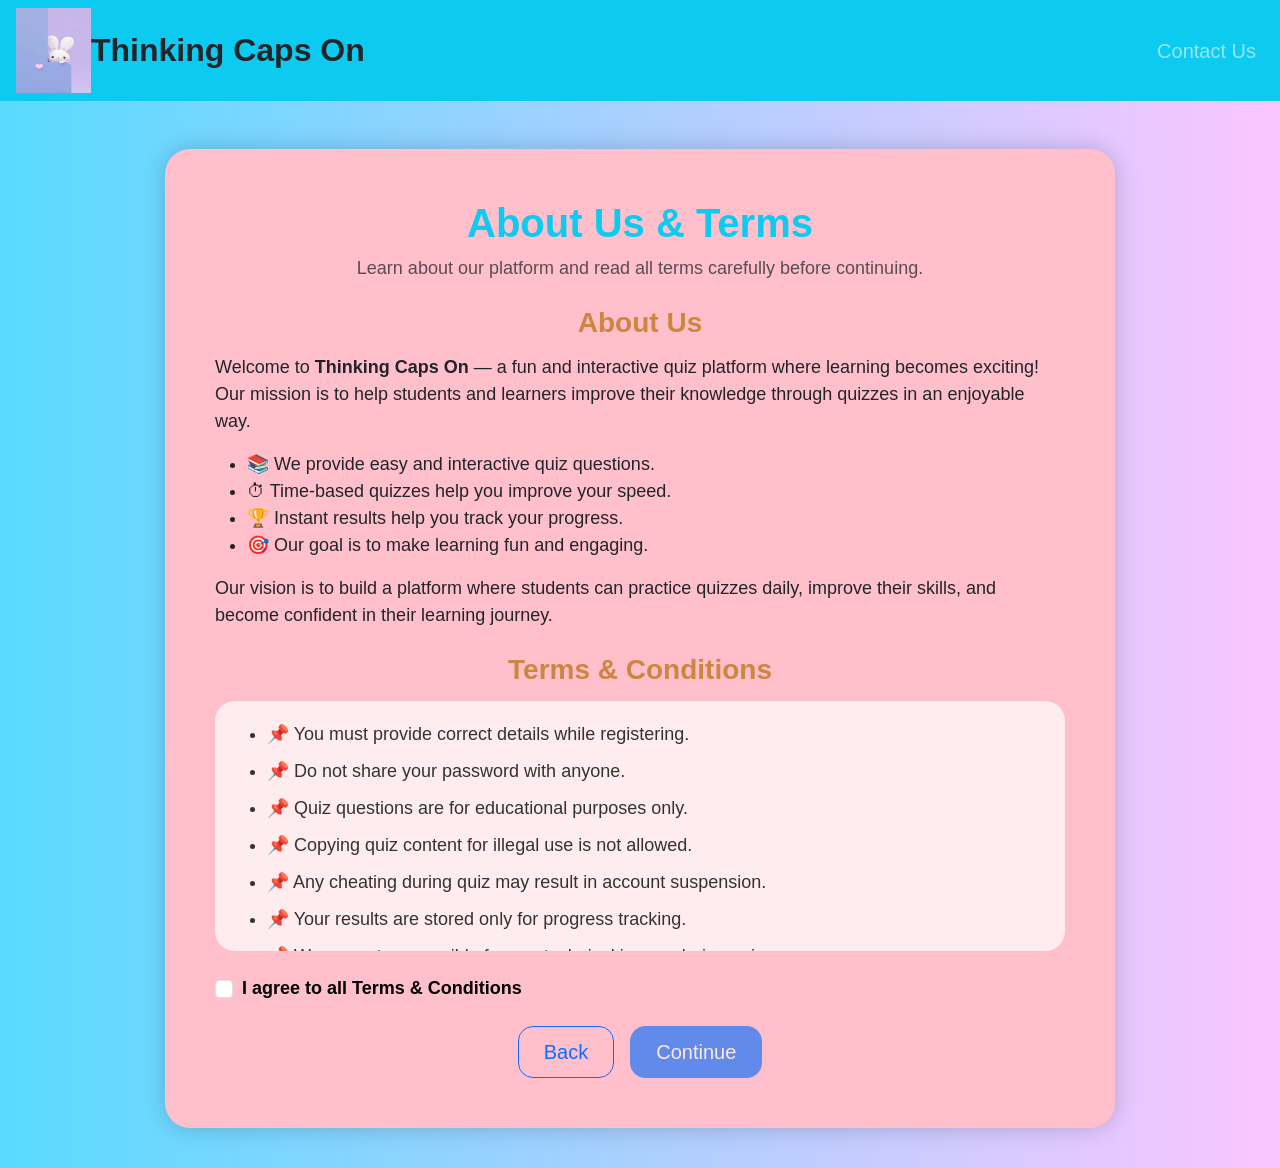
<file: about.html>
<!DOCTYPE html>
<html lang="en">
<head>
<meta charset="UTF-8">
<title>About Us,Terms & Conditions</title>

<link href="https://cdn.jsdelivr.net/npm/bootstrap@5.3.2/dist/css/bootstrap.min.css" rel="stylesheet">

<style>
    body {
        background: linear-gradient(to right, #00c6ff, #f8a6ff);
        background-size: cover;
        background-repeat: no-repeat;
        min-height: 100vh;
        font-family: Arial, sans-serif;
    }

    .overlay {
        background: rgba(255, 255, 255, 0.35);
        min-height: 100vh;
        padding-bottom: 40px;
    }

    .main-box {
        background: pink;
        border-radius: 25px;
        padding: 50px;
        animation: fadeUp 1.2s ease;
        box-shadow: 0 0 25px rgba(0, 0, 0, 0.2);
    }

    .main-box h2 {
        font-weight: bold;
        color: #0dcaf0;
        text-align: center;
        font-size: 40px;
    }

    .content-box {
        background: rgba(255, 255, 255, 0.7);
        border-radius: 20px;
        padding: 20px;
        max-height: 250px;
        overflow-y: auto;
        font-size: 18px;
        color: #333;
    }

    .content-box ul li {
        margin-bottom: 10px;
    }

    .section-title {
        font-size: 28px;
        font-weight: bold;
        color: peru;
        text-align: center;
        margin-top: 20px;
        margin-bottom: 10px;
    }

    .check-box {
        font-size: 18px;
        font-weight: bold;
        margin-top: 20px;
        color: #000;
    }

    .action-btn {
        font-size: 20px;
        padding: 10px 25px;
        border-radius: 15px;
        transition: 0.3s;
    }

    .action-btn:hover {
        transform: translateY(-3px);
        box-shadow: 0 8px 20px rgba(10, 94, 239, 0.3);
    }

    @keyframes fadeUp {
        from {
            opacity: 0;
            transform: translateY(30px);
        }
        to {
            opacity: 1;
            transform: translateY(0);
        }
    }
</style>
</head>

<body>

<div class="overlay">
    <nav class="navbar navbar-expand-lg navbar-dark bg-info px-3">
        <img src="images/logo1.jpg" style="width: 75px;" height="85px">
        <h2 class="navbar-nav fw-bold" style="font-family:'Gill Sans', 'Gill Sans MT', Calibri, 'Trebuchet MS', sans-serif;">
            Thinking Caps On
        </h2>

        <div class="collapse navbar-collapse">
            <ul class="navbar-nav ms-auto">
                <li class="nav-item"><a class="nav-link" href="contact.html" style="font-size: 20px;">Contact Us</a></li>
            </ul>
        </div>
    </nav>

    <div class="container d-flex justify-content-center align-items-center mt-5">
        <div class="main-box w-100" style="max-width: 950px;">

            <h2>About Us & Terms</h2>
            <p class="text-muted text-center" style="font-size: 18px;">
                Learn about our platform and read all terms carefully before continuing.
            </p>

            <div class="section-title">About Us</div>
            <div style="font-size: 18px;">
                <p>
                    Welcome to <b>Thinking Caps On</b> — a fun and interactive quiz platform where learning becomes exciting!
                    Our mission is to help students and learners improve their knowledge through quizzes in an enjoyable way.
                </p>

                <ul>
                    <li>📚 We provide easy and interactive quiz questions.</li>
                    <li>⏱ Time-based quizzes help you improve your speed.</li>
                    <li>🏆 Instant results help you track your progress.</li>
                    <li>🎯 Our goal is to make learning fun and engaging.</li>
                </ul>

                <p>
                    Our vision is to build a platform where students can practice quizzes daily,
                    improve their skills, and become confident in their learning journey.
                </p>
            </div>

            <div class="section-title">Terms & Conditions</div>
            <div class="content-box">
                <ul>
                    <li>📌 You must provide correct details while registering.</li>
                    <li>📌 Do not share your password with anyone.</li>
                    <li>📌 Quiz questions are for educational purposes only.</li>
                    <li>📌 Copying quiz content for illegal use is not allowed.</li>
                    <li>📌 Any cheating during quiz may result in account suspension.</li>
                    <li>📌 Your results are stored only for progress tracking.</li>
                    <li>📌 We are not responsible for any technical issues during quiz.</li>
                    <li>📌 Website content can be updated anytime without notice.</li>
                    <li>📌 Users must respect other users and maintain discipline.</li>
                    <li>📌 By using this website, you agree to all rules and policies.</li>
                </ul>
            </div>

            <div class="form-check check-box mt-4">
                <input class="form-check-input" type="checkbox" id="agreeCheck" onclick="enableBtn()">
                <label class="form-check-label" for="agreeCheck">
                    I agree to all Terms & Conditions
                </label>
            </div>

            <div class="d-flex justify-content-center gap-3 mt-4">
                <a href="index.html" class="btn btn-outline-primary action-btn">Back</a>

                <a href="login.html" id="continueBtn" class="btn btn-primary action-btn disabled">
                    Continue
                </a>
            </div>

        </div>
    </div>

</div>

<script>
function enableBtn() {
    let check = document.getElementById("agreeCheck");
    let btn = document.getElementById("continueBtn");

    if (check.checked) {
        btn.classList.remove("disabled");
    } 
    else {
        btn.classList.add("disabled");
    }
}
</script>

</body>
</html>
</file>
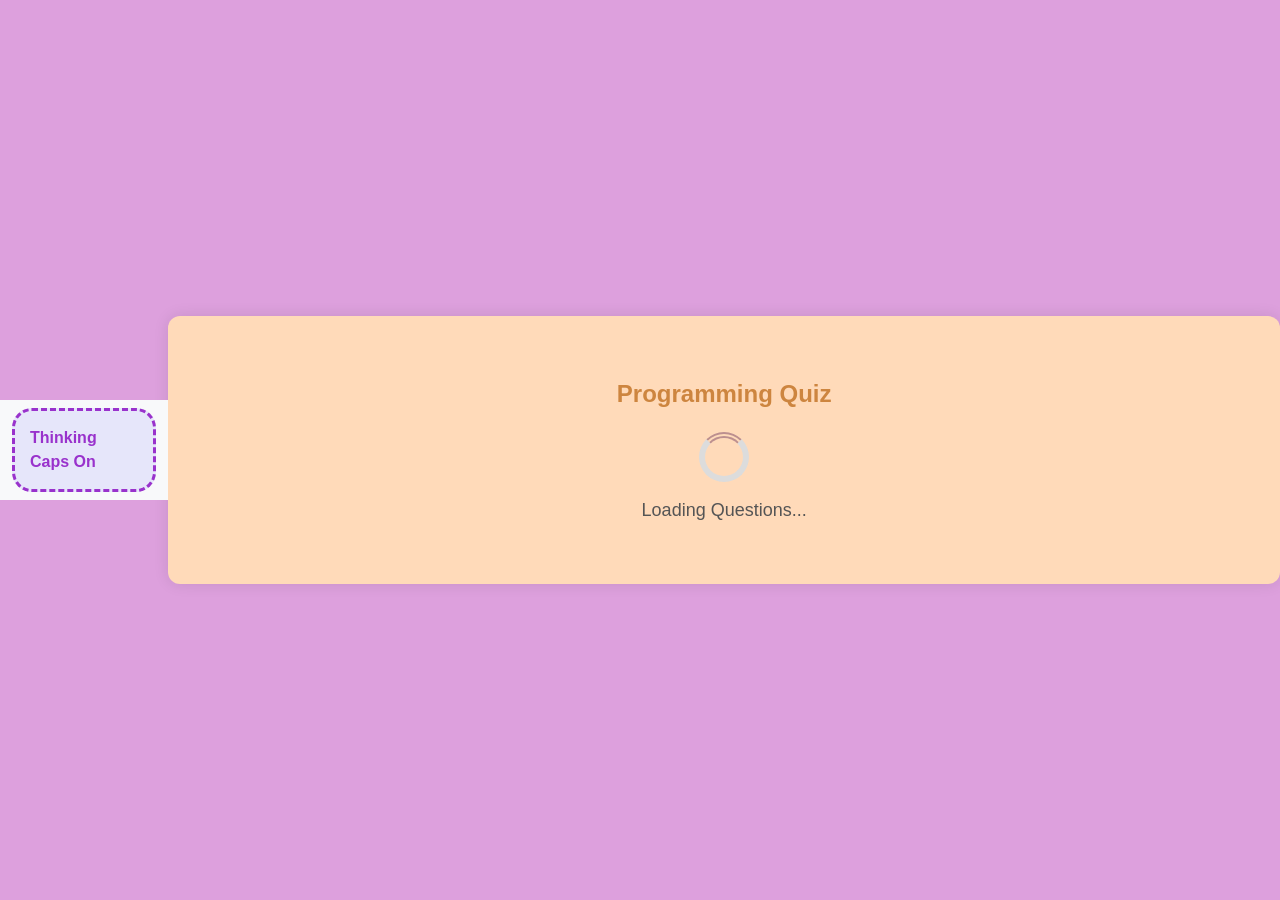
<file: loader.html>
<!DOCTYPE html>
<html lang="en">
<head>
<meta charset="UTF-8">
<title>Quiz Loading...</title>

<link href="https://cdn.jsdelivr.net/npm/bootstrap@5.3.2/dist/css/bootstrap.min.css" rel="stylesheet">

<style>
body {
    margin: 0;
    height: 100vh;
    display: flex;
    justify-content: center;
    align-items: center;
    background: plum;
    font-family: Arial, sans-serif;
}

.loader-card {
    width: 100%;
    background: peachpuff;
    padding: 60px 60px;
    border-radius: 12px;
    box-shadow: 0 0 15px rgba(0,0,0,0.1);
    text-align: center;
}

.quiz-title {
    font-size: 24px;
    font-weight: bold;
    color: peru;
    margin-bottom: 20px;
}


.loader {
    width: 50px;
    height: 50px;
    border: 6px solid gainsboro;
    border-top: 6px double rosybrown;
    border-radius: 50%;
    animation: spin 1s linear infinite;
    margin: auto;
}

@keyframes spin {
    0% { transform: rotate(0deg); }
    100% { transform: rotate(360deg); }
}

.loading-text {
    margin-top: 15px;
    font-size: 18px;
    color: #555;
}
</style>
</head>
<body>
    <header>
        <nav class="navbar navbar-light bg-light">
            <div class="container-fluid">
                <div class="nav-center" style="padding: 15px; font-weight: bold;
            border :dashed;
            border-radius: 20px;
            color: darkorchid;
            background-color: lavender;">Thinking Caps On</div>
            </div> 
        </nav>
    </header>
<div class="loader-card">
    <div class="quiz-title">Programming Quiz</div>
    <div class="loader"></div>
    <div class="loading-text">Loading Questions...</div>
</div>
<script>
    var params = window.location.search;
    var alreadyLoaded = sessionStorage.getItem("quizLoaded_" + params);
 
    if(alreadyLoaded){
        window.location.href = "quizstart.html" + params;
    } else {
        setTimeout(function(){
            window.location.href = "quizstart.html" + params;
        }, 3000);
    }
</script>

</body>
</html>
</file>
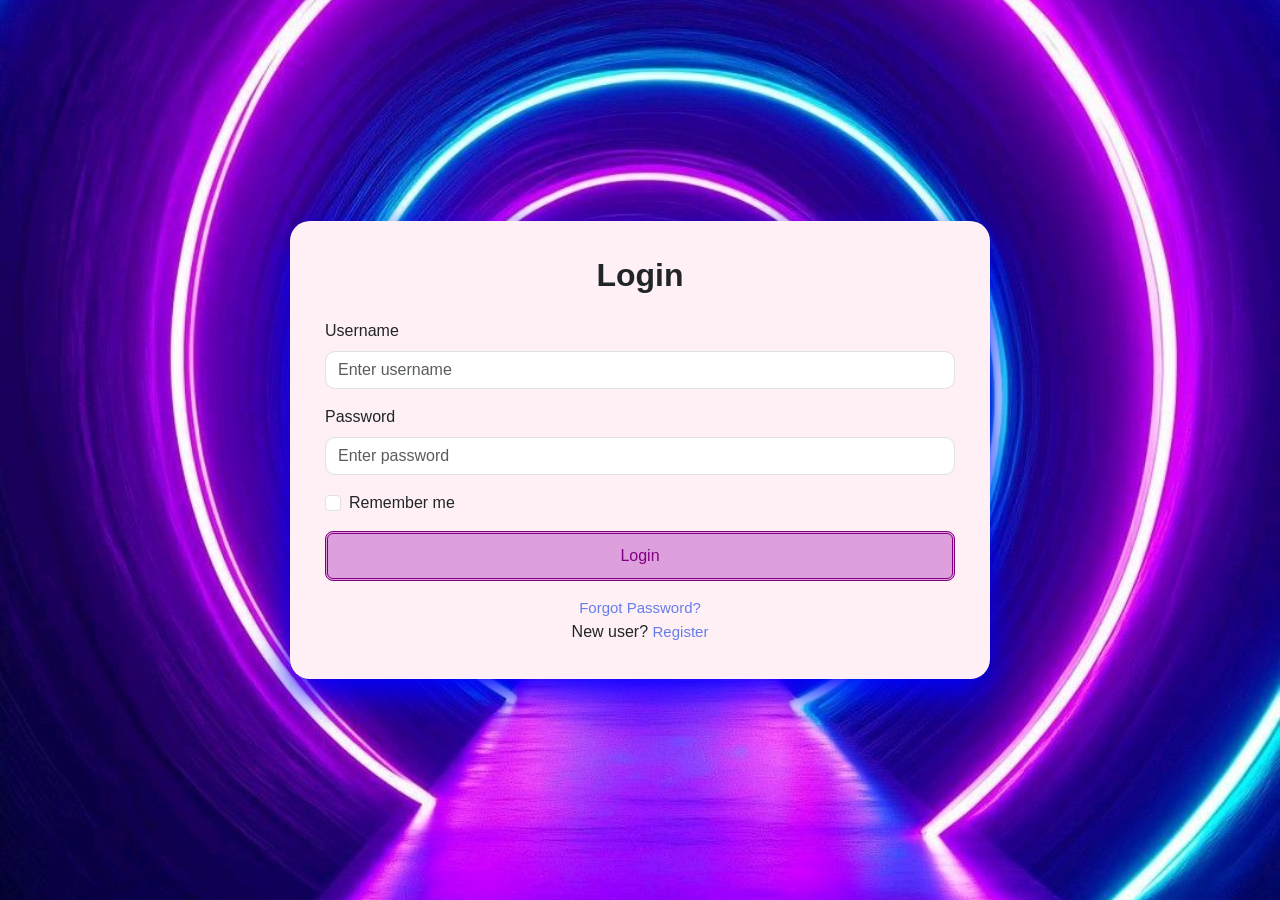
<file: login.html>
<!DOCTYPE html>
<html lang="en">
<head>
    <meta charset="UTF-8">
    <title>Login Form</title>
    <link href="https://cdn.jsdelivr.net/npm/bootstrap@5.3.2/dist/css/bootstrap.min.css" rel="stylesheet">

    <style>
        body {
            height: 100vh;
            background-image: url("images/res4.jpg");
            background-size: cover;
            background-position: center;
            display: flex;
            justify-content: center;
            align-items: center;
            font-family: 'Segoe UI', sans-serif;
        }
        .login-card 
        {
            background: lavenderblush;
            width: 150%;
            max-width: 700px;
            padding: 35px;
            border-radius:20px;
            box-shadow: 0 15px 35px blue;
            animation: zoomIn 3s ease-in-out;
        }

        @keyframes zoomIn {
            from {
                opacity: 0;
                transform: scale(0.5);
            }
            to {
                opacity: 1;
                transform: scale(1);
            }
        }

        .login-card h2 {
            text-align: center;
            margin-bottom: 25px;
            font-weight: 800;
        }

        .form-control {
            border-radius: 10px;
            transition: all 0.3s ease-out;
        }

        .form-control:focus {
            box-shadow: 0 0 8px palevioletred;
            border-color: skyblue;
        }

        .btn-login {
            background: plum;
            color: purple;
            border: double;
            padding: 10px;
            border-radius: 8px;
            transition: 0.3s;
        }

        .btn-login:hover {
            background: pink;
            transform: translateY(-2px);
            box-shadow: 0 8px 15px greenyellow;
        }

        .links {
            text-align: center;
            margin-top: 15px;
        }

        .links a {
            text-decoration: none;
            color: #667eea;
            font-size: 15px;
        }
    </style>
</head>
<body>
    
    <div class="login-card">
        <h2>Login</h2>
        <form onsubmit="return validateLogin()">

            <div class="mb-3">
                <label class="form-label">Username</label>
                <input type="text" id="username" class="form-control" placeholder="Enter username">
            </div>

            <div class="mb-3">
                <label class="form-label">Password</label>
                <input type="password" id="password" class="form-control" placeholder="Enter password">
            </div>

            <div class="mb-3 form-check">
                <input type="checkbox" class="form-check-input">
                <label class="form-check-label">Remember me</label>
            </div>

            <div class="d-grid">
                <input type="submit" class="btn btn-login" value="Login">
            </div>

            <div class="links">
                <a href="#">Forgot Password?</a><br>
                <span>New user? <a href="register.html">Register</a></span>
            </div>

        </form>
    </div>

    <script>
        function validateLogin() {
            let username = document.getElementById("username").value.trim();
            let password = document.getElementById("password").value.trim();

            if(username === "" || password === "") {
                alert("⚠ Please fill all fields!");
                return false;
            }
            else if(password.length < 6) {
                alert("⚠ Password must be at least 6 characters!");
                return false;
            }
            else {
                let successSound = new Audio("audios/sound2.mp3");
                
                successSound.play();
                setTimeout(function(){
                    window.location.href = "home.html";
                }, 2000);

                return false;
            }
        }
    </script>

</body>
</html>
</file>
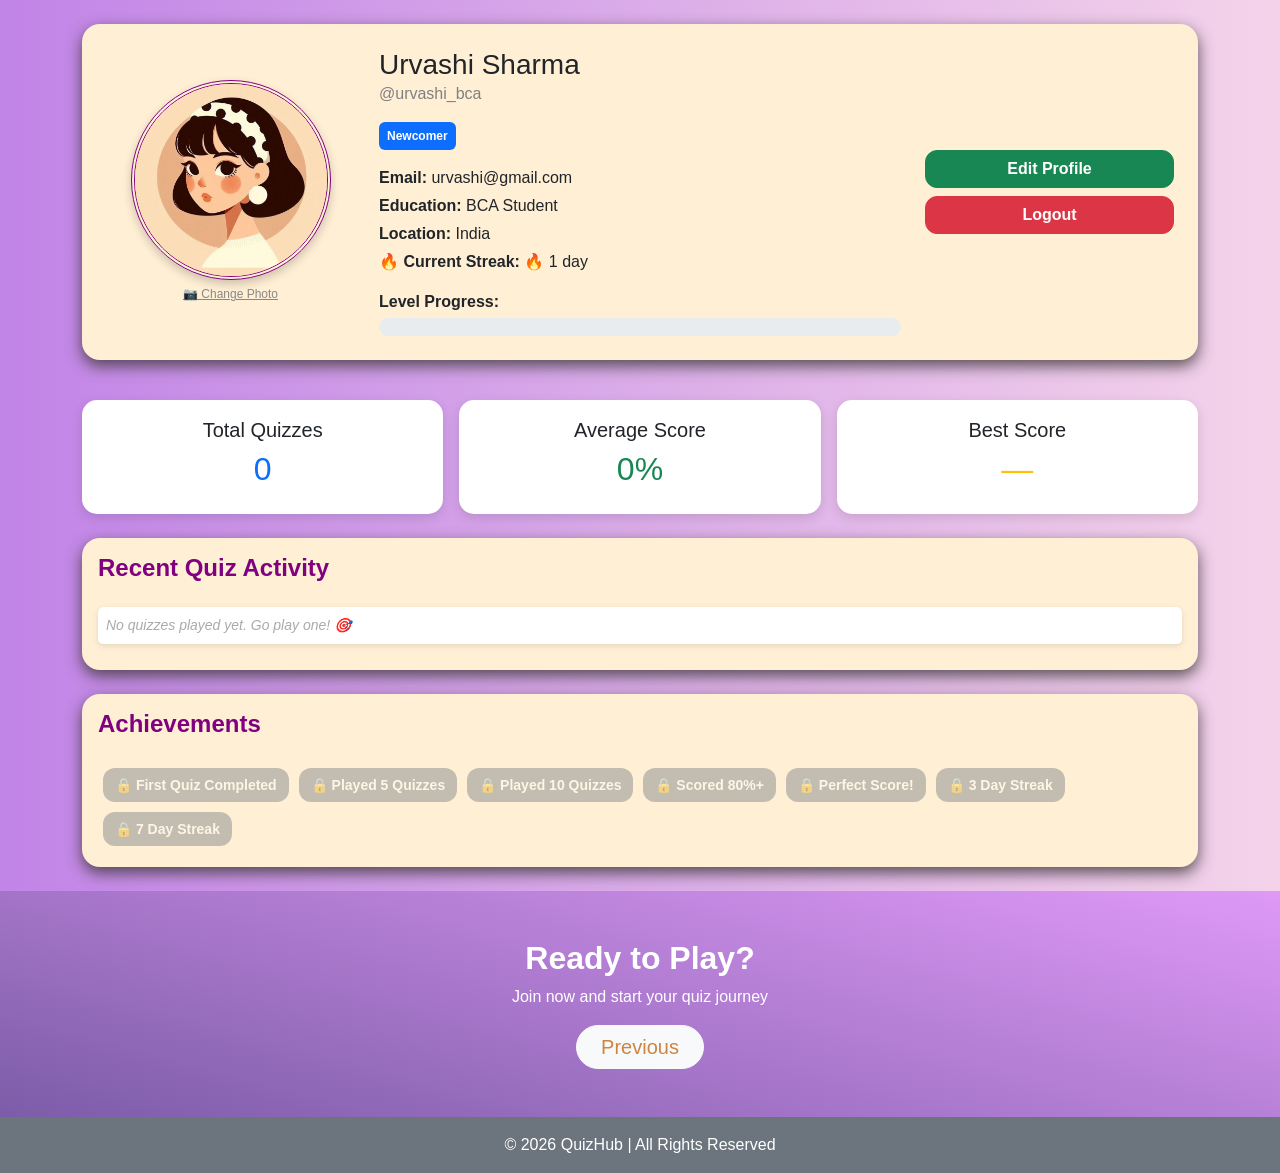
<file: profile.html>
<!DOCTYPE html>
<html lang="en">
<head>
  <meta charset="UTF-8">
  <meta name="viewport" content="width=device-width, initial-scale=1.0">
  <title>Quiz App - Profile Page</title>
  <link href="https://cdn.jsdelivr.net/npm/bootstrap@5.3.2/dist/css/bootstrap.min.css" rel="stylesheet">
  <style>
    body {
      background: linear-gradient(to right, #c184e7, #f4d3ea);
      font-family: Arial, sans-serif;
    }
    .profile-card {
      border-radius: 18px;
      box-shadow: 0px 6px 15px rgba(60, 56, 56, 0.84);
      border: none;
      background: papayawhip;
    }
    .profile-img {
      width: 200px;
      height: 200px;
      border-radius: 50%;
      border: 4px double purple;
      object-fit: cover;
      box-shadow: 0px 4px 10px rgba(0,0,0,0.2);
      cursor: pointer;
      transition: 0.3s;
    }
    .profile-img:hover {
      opacity: 0.85;
      transform: scale(1.03);
    }
    .change-photo-label {
      font-size: 12px;
      color: #888;
      margin-top: 5px;
      cursor: pointer;
      text-decoration: underline;
    }
    .change-photo-label:hover { color: purple; }

    .username { font-size: 16px; color: gray; }

    .stats-card {
      border-radius: 15px;
      text-align: center;
      padding: 18px;
      background: white;
      box-shadow: 0px 4px 12px rgba(0,0,0,0.12);
      transition: 0.3s;
    }
    .stats-card:hover { transform: translateY(-5px); }

    .list-group-item {
      border-radius: 10px;
      margin-bottom: 10px;
      border: none;
      box-shadow: 0px 2px 6px rgba(0,0,0,0.1);
    }
    .achievement-badge {
      font-size: 14px;
      padding: 10px 12px;
      border-radius: 12px;
      display: inline-block;
      margin: 5px;
    }
    .btn-custom { border-radius: 12px; font-weight: bold; }

    h4 { font-weight: bold; color: purple; }

    .progress { height: 18px; border-radius: 10px; }

    .cta {
      background: linear-gradient(15deg, #7c5ca8, #df99f7);
      color: white;
    }
    .log { font-size: 20px; color: peru; text-decoration: none; }

    .no-scores-msg {
      color: #aaa;
      font-style: italic;
      padding: 8px;
      font-size: 14px;
    }
    #backToTop {
      position: fixed;
      bottom: 28px;
      right: 24px;
      background: purple;
      color: white;
      border: none;
      border-radius: 50%;
      width: 48px;
      height: 48px;
      font-size: 20px;
      cursor: pointer;
      display: none;
      z-index: 999;
      box-shadow: 0 4px 14px rgba(0,0,0,0.3);
      transition: 0.3s;
    }
    #backToTop:hover { background: #555; transform: scale(1.1); }
  </style>
</head>

<body>

  <div class="container mt-4 mb-4">

    <div class="card profile-card p-4">
      <div class="row align-items-center">

        <div class="col-md-3 text-center">
          <img id="profileImg" src="images/pro.jpg" class="profile-img" alt="Profile Image"
               onclick="document.getElementById('photoInput').click()"
               title="Click to change photo">
          <div class="change-photo-label" onclick="document.getElementById('photoInput').click()">
            📷 Change Photo
          </div>
          <input type="file" id="photoInput" accept="image/*" style="display:none;">
        </div>

        <div class="col-md-6">
          <h3 class="mb-0">Urvashi Sharma</h3>
          <p class="username">@urvashi_bca</p>

          <span id="levelBadge" class="badge bg-primary p-2">Beginner Level</span>

          <p class="mt-3 mb-1"><b>Email:</b> urvashi@gmail.com</p>
          <p class="mb-1"><b>Education:</b> BCA Student</p>
          <p class="mb-1"><b>Location:</b> India</p>

          <p class="mb-1">
            <b>🔥 Current Streak:</b>
            <span id="streakDisplay">0 days</span>
          </p>

          <p class="mt-3 mb-1"><b>Level Progress:</b></p>
          <div class="progress">
            <div id="levelProgress" class="progress-bar bg-success" style="width: 0%;">0%</div>
          </div>
        </div>

        <div class="col-md-3 text-center">
          <button class="btn btn-success btn-custom w-100 mb-2">Edit Profile</button>
          <button class="btn btn-danger btn-custom w-100">
            <a href="index.html" style="text-decoration:none; color:white;">Logout</a>
          </button>
        </div>

      </div>
    </div>
    <div class="row mt-4 g-3">
      <div class="col-md-4">
        <div class="stats-card">
          <h5>Total Quizzes</h5>
          <h2 class="text-primary" id="statTotal">0</h2>
        </div>
      </div>
      <div class="col-md-4">
        <div class="stats-card">
          <h5>Average Score</h5>
          <h2 class="text-success" id="statAvg">0%</h2>
        </div>
      </div>
      <div class="col-md-4">
        <div class="stats-card">
          <h5>Best Score</h5>
          <h2 class="text-warning" id="statBest">—</h2>
        </div>
      </div>
    </div>
    <div class="card mt-4 p-3 profile-card">
      <h4>Recent Quiz Activity</h4>
      <ul class="list-group mt-3" id="recentList">
        <li class="list-group-item no-scores-msg">No quizzes played yet. Go play one! 🎯</li>
      </ul>
    </div>

    <div class="card mt-4 p-3 profile-card">
      <h4>Achievements</h4>
      <div class="mt-3" id="achievementsBox">
  
      </div>
    </div>

  </div>

  <section class="cta text-center py-5">
    <h2 class="fw-bold">Ready to Play?</h2>
    <p>Join now and start your quiz journey</p>
    <button class="btn btn-light px-4 rounded-pill">
      <a class="log" href="home.html">Previous</a>
    </button>
  </section>

  <footer class="bg-secondary text-white text-center py-3">
    &copy; 2026 QuizHub | All Rights Reserved
  </footer>
  <button id="backToTop" title="Back to Top">⬆</button>

  <script>
    var photoInput = document.getElementById("photoInput");
    var profileImg = document.getElementById("profileImg");

    var savedPhoto = localStorage.getItem("profilePhoto");
    if(savedPhoto){
        profileImg.src = savedPhoto; 
    }
    photoInput.onchange = function(){
        var file = photoInput.files[0];
        if(!file) return;

        var reader = new FileReader();
        reader.onload = function(e){
            profileImg.src = e.target.result;              
            localStorage.setItem("profilePhoto", e.target.result); 
        };
        reader.readAsDataURL(file); 
    };
    var scoresRaw = localStorage.getItem("scores");
    var scoreArr = scoresRaw
        ? scoresRaw.split(",").filter(function(s){ return s.trim() !== ""; })
        : [];

    var totalQuizzes = scoreArr.length;
    var totalPoints = 0;
    var totalPossible = 0;
    var bestScore = 0;      
    var bestScoreText = "—";
    scoreArr.forEach(function(s){
        var parts = s.split("/");
        if(parts.length === 2){
            var got   = parseInt(parts[0]);  // e.g. 4
            var total = parseInt(parts[1]);  // e.g. 5
            if(!isNaN(got) && !isNaN(total) && total > 0){
                totalPoints   += got;
                totalPossible += total;
                var pct = Math.round((got / total) * 100);
                if(pct > bestScore){
                    bestScore = pct;
                    bestScoreText = got + "/" + total + " (" + pct + "%)";
                }
            }
        }
    });
    var avgPercent = totalPossible > 0 ? Math.round((totalPoints / totalPossible) * 100) : 0;

    document.getElementById("statTotal").textContent = totalQuizzes;
    document.getElementById("statAvg").textContent   = avgPercent + "%";
    document.getElementById("statBest").textContent  = bestScoreText;

    var levelBadge    = document.getElementById("levelBadge");
    var levelProgress = document.getElementById("levelProgress");
    var levelName, progressPct;

    if(totalQuizzes === 0){
        levelName = "Newcomer";       progressPct = 0;
    } else if(totalQuizzes < 5){
        levelName = "Beginner";       progressPct = 20;
    } else if(totalQuizzes < 10){
        levelName = "Intermediate";   progressPct = 50;
    } else if(totalQuizzes < 20){
        levelName = "Advanced";       progressPct = 75;
    } else {
        levelName = "Expert 🏆";      progressPct = 100;
    }

    levelBadge.textContent = levelName;
    levelProgress.style.width = progressPct + "%";
    levelProgress.textContent = progressPct + "%";

    var streak = parseInt(localStorage.getItem("streakCount")) || 0;
    document.getElementById("streakDisplay").textContent =
        streak > 0 ? "🔥 " + streak + " day" + (streak > 1 ? "s" : "") : "Not started yet";

    var recentList = document.getElementById("recentList");
    if(scoreArr.length === 0){
        recentList.innerHTML = "<li class='list-group-item no-scores-msg'>No quizzes played yet. Go play one! 🎯</li>";
    } 
    else {
        var last5 = scoreArr.slice(-5).reverse();
        var html = "";
        last5.forEach(function(s, i){
            var parts = s.split("/");
            var pct = parts.length === 2 ? Math.round((parseInt(parts[0]) / parseInt(parts[1])) * 100) : 0;
            var badgeColor = pct >= 70 ? "bg-success" : pct >= 40 ? "bg-warning text-dark" : "bg-danger";
            html += "<li class='list-group-item d-flex justify-content-between align-items-center'>" +
                    "Quiz Attempt #" + (scoreArr.length - i) +
                    "<span class='badge " + badgeColor + " p-2'>" + s + " (" + pct + "%)</span>" +
                    "</li>";
        });
        recentList.innerHTML = html;
    }
    var achBox = document.getElementById("achievementsBox");
    var achievements = [
        { icon: "🏅", label: "First Quiz Completed", earned: totalQuizzes >= 1 },
        { icon: "🎯", label: "Played 5 Quizzes",     earned: totalQuizzes >= 5 },
        { icon: "🏆", label: "Played 10 Quizzes",    earned: totalQuizzes >= 10 },
        { icon: "⭐", label: "Scored 80%+",           earned: bestScore >= 80 },
        { icon: "💯", label: "Perfect Score!",        earned: bestScore === 100 },
        { icon: "🔥", label: "3 Day Streak",          earned: streak >= 3 },
        { icon: "🚀", label: "7 Day Streak",          earned: streak >= 7 }
    ];

    var achHtml = "";
    achievements.forEach(function(a){
        if(a.earned){
            achHtml += "<span class='badge bg-warning text-dark achievement-badge'>" + a.icon + " " + a.label + "</span>";
        } else {
            achHtml += "<span class='badge bg-secondary achievement-badge' style='opacity:0.4;' title='Not yet earned'>🔒 " + a.label + "</span>";
        }
    });
    achBox.innerHTML = achHtml;
    var topBtn = document.getElementById("backToTop");
    window.onscroll = function(){
        topBtn.style.display = window.scrollY > 200 ? "block" : "none";
    };
    topBtn.onclick = function(){
        window.scrollTo({ top: 0, behavior: "smooth" });
    };
  </script>

</body>
</html>
</file>
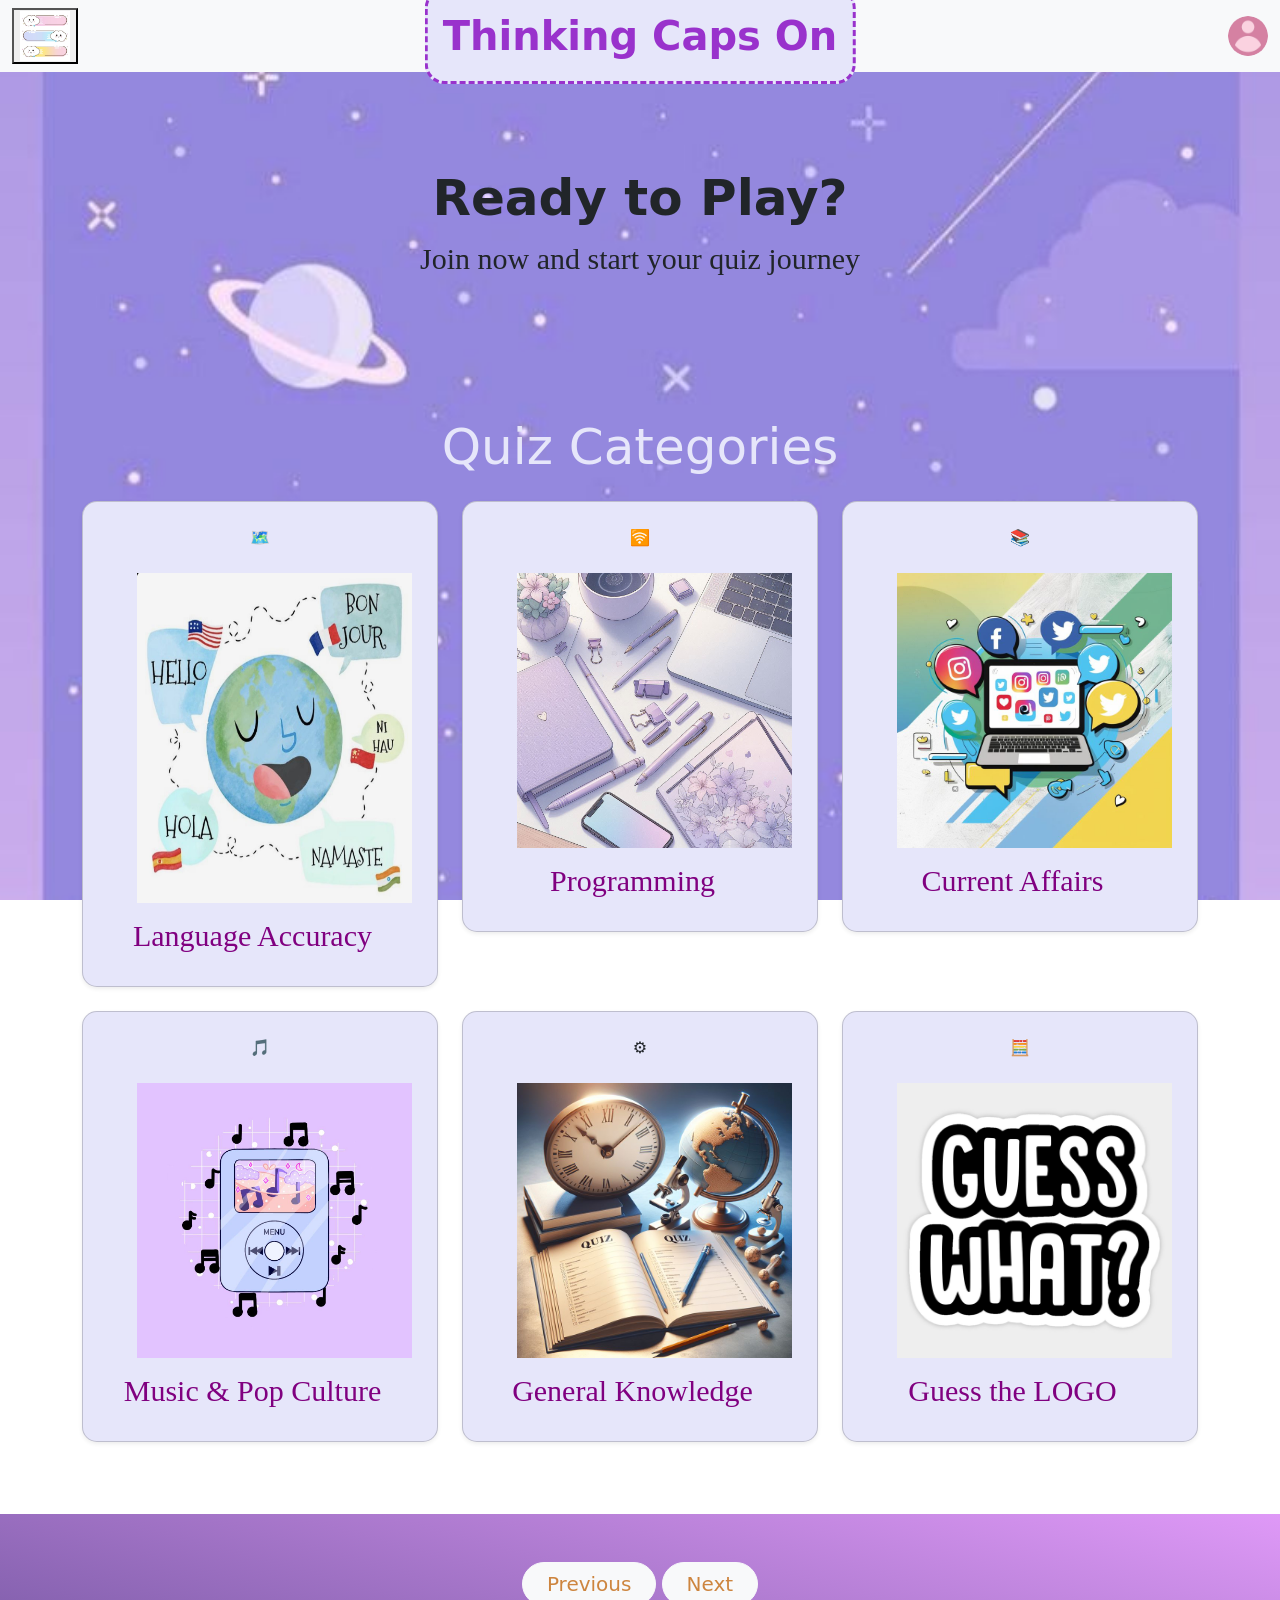
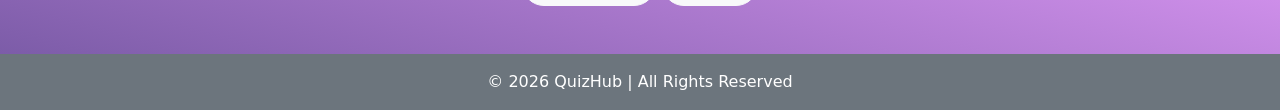
<file: quizcategory.html>
<!doctype html>
<html lang="en">
  <head>
    <meta charset="utf-8">
    <meta name="viewport" content="width=device-width, initial-scale=1">
    <title>Quiz Category Page</title>
    <link href="https://cdn.jsdelivr.net/npm/bootstrap@5.3.8/dist/css/bootstrap.min.css" rel="stylesheet" integrity="sha384-sRIl4kxILFvY47J16cr9ZwB07vP4J8+LH7qKQnuqkuIAvNWLzeN8tE5YBujZqJLB" crossorigin="anonymous">
    <link rel="stylesheet" href="css/style.css">
    <style>
        .sub{
            height: 25%;
            width: 90%;
            text-decoration: none;
            color: purple;
            font-size: 30px;
            font-family: cursive;
            margin: 15px;
        }
        .quiz{
            background-color: lavender;
        }
        .sec{
            font-size: 50px;
            animation: effect 2s infinite;
        }
        @keyframes effect {
            0% {
                text-shadow: 0 0 5px wheat;
            }
            50% {
                text-shadow: 0 0 15px purple;
            }
            100% {
                text-shadow: 0 0 5px cornflowerblue;
            }
        }
    </style>
    </head>
  <body>
    <script src="https://cdn.jsdelivr.net/npm/bootstrap@5.3.8/dist/js/bootstrap.bundle.min.js" integrity="sha384-FKyoEForCGlyvwx9Hj09JcYn3nv7wiPVlz7YYwJrWVcXK/BmnVDxM+D2scQbITxI" crossorigin="anonymous"></script>
    <header>
        
        <nav class="navbar navbar-light bg-light">
            <div class="container-fluid">
                
                <button class="log" data-bs-toggle="offcanvas" data-bs-target="#sidebar"><img src="images/setting.jpg" alt="settings" width="50"> </button>
                <div class="offcanvas offcanvas-start" tabindex="-1" id="sidebar">
                    <div class="offcanvas-header">
                        <h5 class="offcanvas-title">Settings</h5>
                        <button type="button" class="btn-close" data-bs-dismiss="offcanvas"></button>
                    </div>
                    <div class="offcanvas-body p-0">
                        <ul class="list-group list-group-flush">
                            <li class="list-group-item">Profile</li>
                            <li class="list-group-item">Account</li>
                            <li class="list-group-item">Notifications</li>
                            <li class="list-group-item">Privacy</li>
                            <li class="list-group-item">Logout</li>
                        </ul>
                    </div>
                </div>
                <div class="nav-center" style="padding: 15px;">Thinking Caps On</div>
                <a href="profile.html"><img src="images/profile.jpg" alt="profile" class="rounded-circle ms-auto" width="40"></a>            </div>
        </nav>
    </header>
    <br>
    <br>
<section class="text-center py-5">
    <h2 class="fw-bold"><div class="sec">Ready to Play?</h2>
    <p style="font-family:cursive; font-size: 30px;" >Join now and start your quiz journey</div> </p>
</section>
<br>
<br>
<section class="container my-4">
    <h2 class="text-center mb-4"><div style="color: lavender; font-size: 50px;">Quiz Categories</div></h2>
    <div class="row g-4">
        <div class="col-md-4 col-sm-6">
            <div class="card category-card text-center p-4 shadow-sm quiz">
                🗺️ <h5 class="mt-2"><a href="subcat.html?cat=language" class="sub"><img src="images/1sub.jpg" class="sub" style="height: 330px;">Language Accuracy</a></h5>
            </div>
        </div>
        <div class="col-md-4 col-sm-6">
            <div class="card category-card text-center p-4 shadow-sm quiz">
                🛜 <h5 class="mt-2"><a href="subcat.html?cat=programming" class="sub"><img src="images/sub2.jpg" class="sub">Programming</a></h5>
            </div>
        </div>
        <div class="col-md-4 col-sm-6">
            <div class="card category-card text-center p-4 shadow-sm quiz">
                📚 <h5 class="mt-2"><a href="subcat.html?cat=current" class="sub"><img src="images/sub4.jpg" class="sub">Current Affairs</a></h5>
            </div>
        </div>
        <div class="col-md-4 col-sm-6">
            <div class="card category-card text-center p-4 shadow-sm quiz">
                🎵 <h5 class="mt-2"><a href="subcat.html?cat=music" class="sub"><img src="images/3sub.jpg" class="sub">Music & Pop Culture</a></h5>
            </div>
        </div>
        <div class="col-md-4 col-sm-6">
            <div class="card category-card text-center p-4 shadow-sm quiz">
                 ⚙ <h5 class="mt-2"><a href="subcat.html?cat=gk" class="sub"><img src="images/sub1.jpg" class="sub">General Knowledge</a></h5>
            </div>
        </div>
        <div class="col-md-4 col-sm-6">
            <div class="card category-card text-center p-4 shadow-sm quiz">
                🧮 <h5 class="mt-2"><a href="subcat.html?cat=logo" class="sub"><img src="images/4sub.jpg" class="sub">Guess the LOGO</a></h5>
            </div>
        </div>
    </div>
</section>
<br>
<br>

<section class="cta text-center py-5">
    <button class="btn btn-light px-4 rounded-pill"><a class="log" href="home.html">Previous</a></button>

    <button class="btn btn-light px-4 rounded-pill" class="cta text-center py-5"><a class="log" href="#">Next</a></button>

</section>
<footer class="bg-secondary text-white text-center py-3">
    &copy; 2026 QuizHub | All Rights Reserved
</footer>
</body>
</html>
</file>
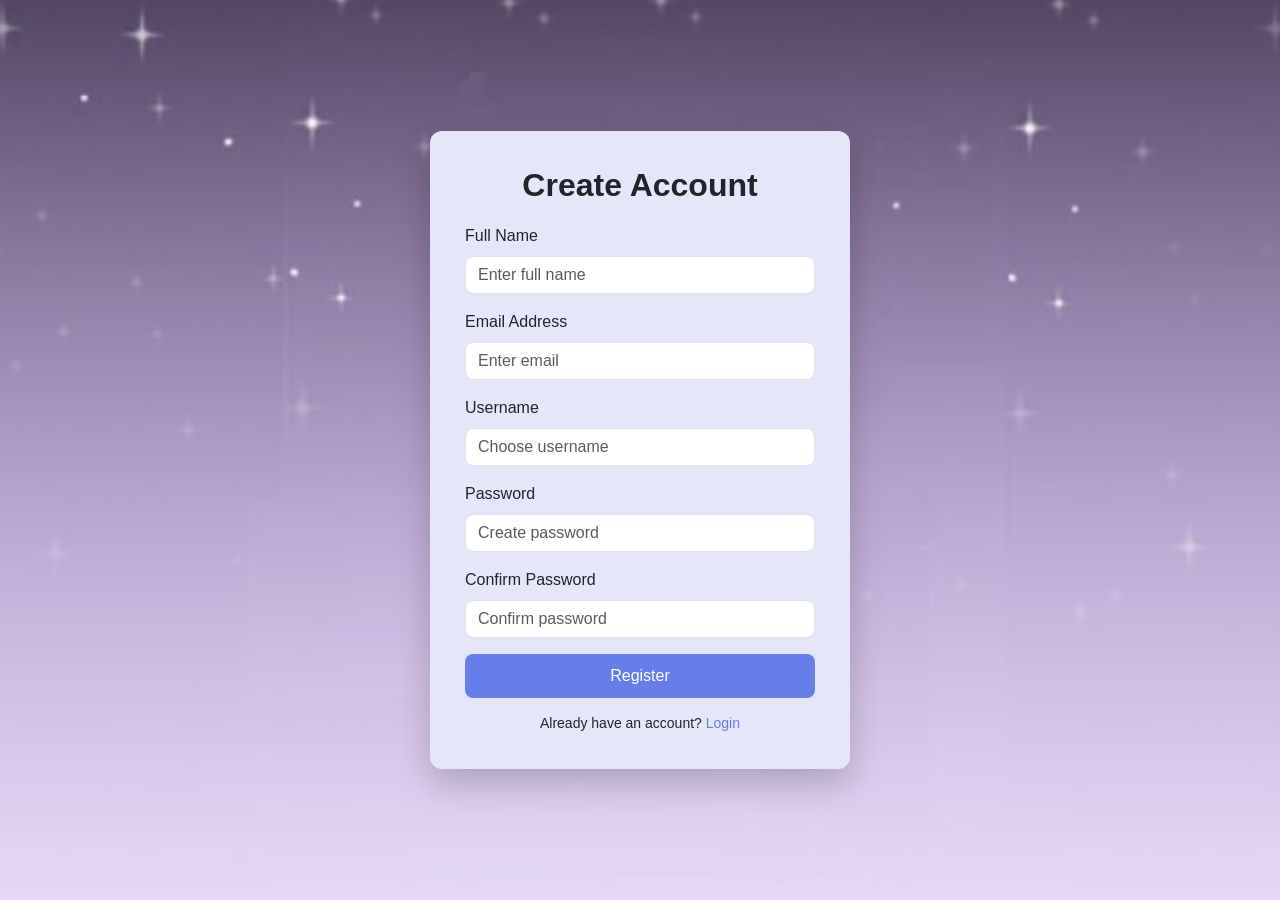
<file: register.html>
<!DOCTYPE html>
<html lang="en">
<head>
    <meta charset="UTF-8">
    <title>Register</title>

    <link href="https://cdn.jsdelivr.net/npm/bootstrap@5.3.2/dist/css/bootstrap.min.css" rel="stylesheet">

    <style>
        body {
            height: 100vh;
            background-image: url("images/logbg2.jpg");
            background-size: cover;
            background-position: center;
            background-blend-mode: darken;
            display: flex;
            justify-content: center;
            align-items: center;
            font-family: 'Segoe UI', sans-serif;
        }

        .register-card {
            background: lavender;
            width: 100%;
            max-width: 420px;
            padding: 35px;
            border-radius: 12px;
            box-shadow: 0 15px 35px rgba(0,0,0,0.2);
            animation: slideFade 1s ease;
        }

        @keyframes slideFade {
            from {
                opacity: 0;
                transform: translateY(40px);
            }
            to {
                opacity: 1;
                transform: translateY(0);
            }
        }

        h2 {
            text-align: center;
            margin-bottom: 20px;
            font-weight: 600;
        }

        .form-control {
            border-radius: 8px;
            transition: 0.3s;
        }

        .form-control:focus {
            box-shadow: 0 0 8px rgba(102,126,234,0.6);
            border-color: #667eea;
        }

        .btn-main {
            background: #667eea;
            border: none;
            border-radius: 8px;
            padding: 10px;
            transition: 0.3s;
        }

        .btn-main:hover {
            background: #5a67d8;
            transform: translateY(-2px);
            box-shadow: 0 8px 15px rgba(0,0,0,0.2);
        }

        .links {
            text-align: center;
            margin-top: 15px;
            font-size: 14px;
        }

        .links a {
            text-decoration: none;
            color: #667eea;
            font-weight: 500;
        }
    </style>
</head>
<body>

    <div class="register-card">
        <h2>Create Account</h2>
        <form onsubmit="return validateRegister()">

            <div class="mb-3">
                <label class="form-label">Full Name</label>
                <input type="text" id="fullname" class="form-control" placeholder="Enter full name">
            </div>

            <div class="mb-3">
                <label class="form-label">Email Address</label>
                <input type="text" id="email" class="form-control" placeholder="Enter email">
            </div>

            <div class="mb-3">
                <label class="form-label">Username</label>
                <input type="text" id="username" class="form-control" placeholder="Choose username">
            </div>

            <div class="mb-3">
                <label class="form-label">Password</label>
                <input type="password" id="password" class="form-control" placeholder="Create password">
            </div>

            <div class="mb-3">
                <label class="form-label">Confirm Password</label>
                <input type="password" id="confirmPassword" class="form-control" placeholder="Confirm password">
            </div>

            <div class="d-grid">
                <button type="submit" class="btn btn-main text-white">
                    Register
                </button>
            </div>

            <div class="links">
                Already have an account?
                <a href="login.html">Login</a>
            </div>

        </form>
    </div>

    <script>
        function validateRegister() {
            let fullname = document.getElementById("fullname").value.trim();
            let email = document.getElementById("email").value.trim();
            let username = document.getElementById("username").value.trim();
            let password = document.getElementById("password").value.trim();
            let confirmPassword = document.getElementById("confirmPassword").value.trim();

            let emailRegex = /^[a-zA-Z0-9._%+-]+@[a-zA-Z0-9.-]+\.[a-zA-Z]{2,}$/;

            if(fullname === "" || email === "" || username === "" || password === "" || confirmPassword === "") {
                alert("⚠ Please fill all fields!");
                return false;
            }
            else if(!emailRegex.test(email)) {
                alert("⚠ Please enter a valid email address!");
                return false;
            }
            else if(password.length < 6) {
                alert("⚠ Password must be at least 6 characters!");
                return false;
            }
            else if(password !== confirmPassword) {
                alert("⚠ Password and Confirm Password do not match!");
                return false;
            }
            else {
                alert("✅ Registration Successful!");
                window.location.href = "home.html";
                return false;
            }
        }
    </script>

</body>
</html>
</file>
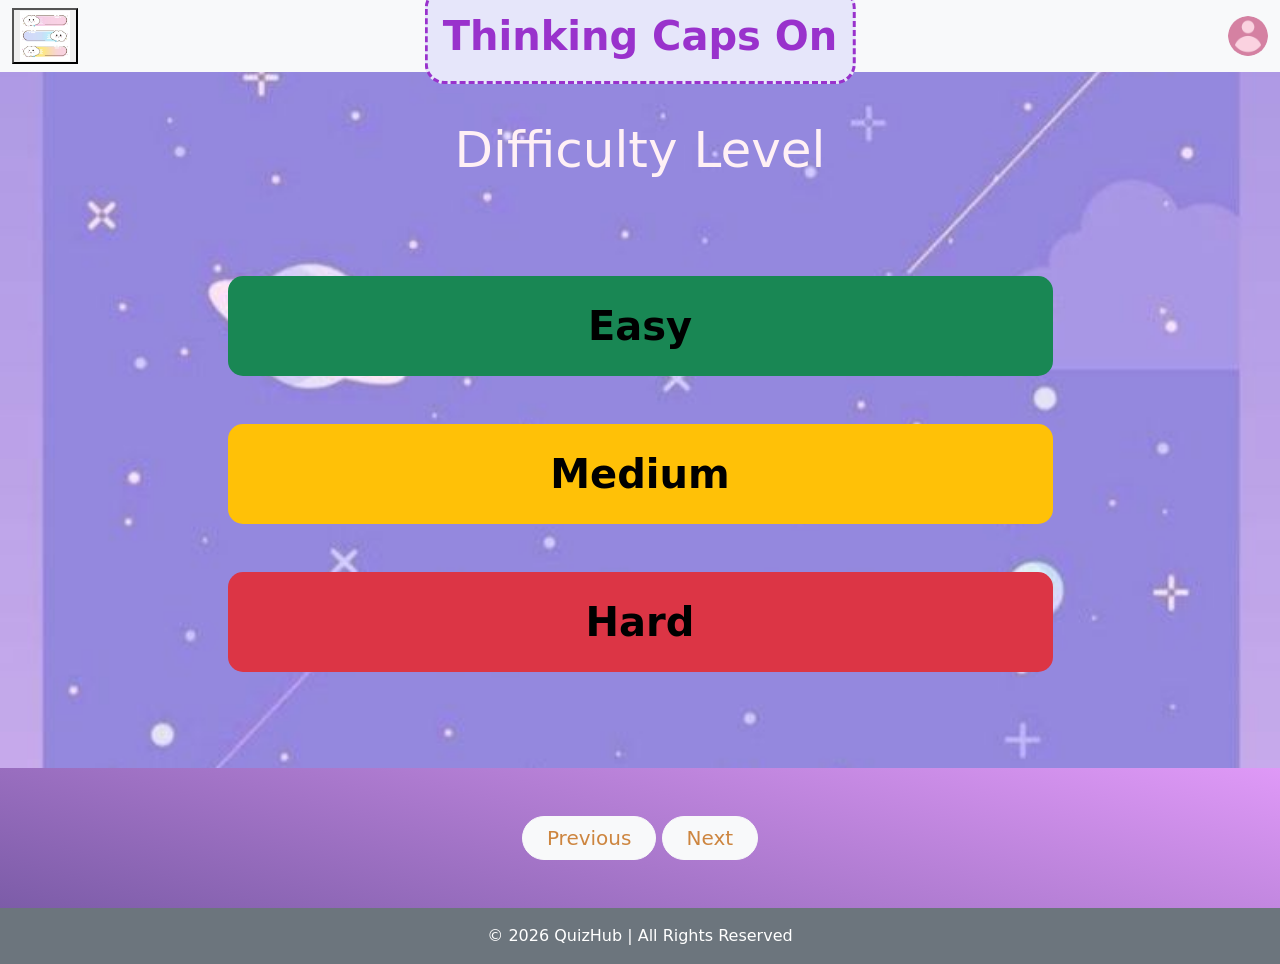
<file: subcat.html>
<!doctype html>
<html lang="en">
  <head>
    <meta charset="utf-8">
    <meta name="viewport" content="width=device-width, initial-scale=1">
    <title>Quiz SubCategory Page</title>
    <link href="https://cdn.jsdelivr.net/npm/bootstrap@5.3.8/dist/css/bootstrap.min.css" rel="stylesheet" integrity="sha384-sRIl4kxILFvY47J16cr9ZwB07vP4J8+LH7qKQnuqkuIAvNWLzeN8tE5YBujZqJLB" crossorigin="anonymous">
    <link rel="stylesheet" href="css/style.css">
    <style>
        .subcat{
            font-size: 40px; 
            color: black;
            text-decoration: none;
            cursor: pointer;
        }
    </style>
    </head>
  <body>
    <script src="https://cdn.jsdelivr.net/npm/bootstrap@5.3.8/dist/js/bootstrap.bundle.min.js" integrity="sha384-FKyoEForCGlyvwx9Hj09JcYn3nv7wiPVlz7YYwJrWVcXK/BmnVDxM+D2scQbITxI" crossorigin="anonymous"></script>
    <header>
        
        <nav class="navbar navbar-light bg-light">
            <div class="container-fluid">
                
                <button class="log" data-bs-toggle="offcanvas" data-bs-target="#sidebar"><img src="images/setting.jpg" alt="settings" width="50"> </button>
                <div class="offcanvas offcanvas-start" tabindex="-1" id="sidebar">
                    <div class="offcanvas-header">
                        <h5 class="offcanvas-title">Settings</h5>
                        <button type="button" class="btn-close" data-bs-dismiss="offcanvas"></button>
                    </div>
                    <div class="offcanvas-body p-0">
                        <ul class="list-group list-group-flush">
                            <li class="list-group-item">Profile</li>
                            <li class="list-group-item">Account</li>
                            <li class="list-group-item">Notifications</li>
                            <li class="list-group-item">Privacy</li>
                            <li class="list-group-item">Logout</li>
                        </ul>
                    </div>
                </div>
                <div class="nav-center" style="padding: 15px;">Thinking Caps On</div>
                <a href="profile.html"><img src="images/profile.jpg" alt="profile" class="rounded-circle ms-auto" width="40"></a>
            </div>
        </nav>
    </header>


<section class="container my-5">
    <h1 class="text-center mb-5"><div style="color: lavenderblush; font-size: 50px;">Difficulty Level</div></h1>
    <br>
    <br>
    <div class="row justify-content-center g-5">
        <div class="col-md-9">
            <div id="easy" class="level bg-success text-center subcat">Easy</div>
        </div>
        <div class="col-md-9">
            <div id="medium" class="level bg-warning text-center subcat">Medium</div>
        </div>
        <div class="col-md-9">
            <div id="hard" class="level bg-danger text-center subcat">Hard</div>
        </div>
    </div>
</section>
<br>
<br>
<script>
    var params = new URLSearchParams(window.location.search);
    var cat = params.get("cat");

    document.getElementById("easy").onclick = function(){
        window.location.href = "loader.html?cat="+cat+"&level=easy";
    };

    document.getElementById("medium").onclick = function(){
        window.location.href = "loader.html?cat="+cat+"&level=medium";
    };

    document.getElementById("hard").onclick = function(){
        window.location.href = "loader.html?cat="+cat+"&level=hard";
    };
</script>

<section class="cta text-center py-5">
    <button class="btn btn-light px-4 rounded-pill"><a class="log" href="quizcategory.html">Previous</a></button>

    <button class="btn btn-light px-4 rounded-pill" class="cta text-center py-5"><a class="log" href="#">Next</a></button>
</section>
<footer class="bg-secondary text-white text-center py-3">
    &copy; 2026 QuizHub | All Rights Reserved
</footer>
</body>
</html>
</file>
<file: css/style.css>
body { 
    background-image: url("../images/12.jpg");
    background-size: cover;
    background-attachment: fixed;
    background-position: center;
} 
.nav-center {
            position: absolute;
            left: 50%;
            transform: translateX(-50%);
            font-size: 40px;
            font-weight: bold;
            border :dashed;
            border-radius: 20px;
            color: darkorchid;
            background-color: lavender;
        }
        .log
        {
            font-size: 20px;
            color: peru;
            text-decoration: none;
        }
        .hero {
            min-height: 70vh;
            display: flex;
            align-items: center;
            justify-content: center;
        }

        .hero-card {
            background: rgba(255,255,255,0.2);
            margin-top: 80px;
            padding: 30px;
            border-radius: 20px;
            backdrop-filter: blur(10px);
            box-shadow: 0px 0px 20px rgba(255,255,255,0.3);
            animation: glowBorder 1.5s infinite alternate;
        }
        @keyframes glowBorder {
            from {
                box-shadow: 0 0 5px rgba(234, 90, 239, 0.5),
                    0 0 10px rgba(248, 139, 170, 0.3);
            }
            to {
                box-shadow: 0 0 10px rgba(124, 6, 163, 0.897),
                    0 0 20px rgba(179, 31, 232, 0.7),
                    0 0 35px rgba(186, 65, 238, 0.5);
            }
        }
        .hero-card:hover {
    transform: scale(1.05);
    transition: 0.3s;
}
        .category-card:hover {
            transform: translateY(-7px);
        }

        .category-card {
            transition: 0.3s;
            border-radius: 15px;
        }

        .level {
            color: white;
            font-weight: 600;
            border-radius: 15px;
            padding: 20px;
        }

        .level:hover {
            transform: translateY(-7px);
        }

        .cta {
            background: linear-gradient(15deg, #7c5ca8, #df99f7);
            color: white;
        }
</file>
